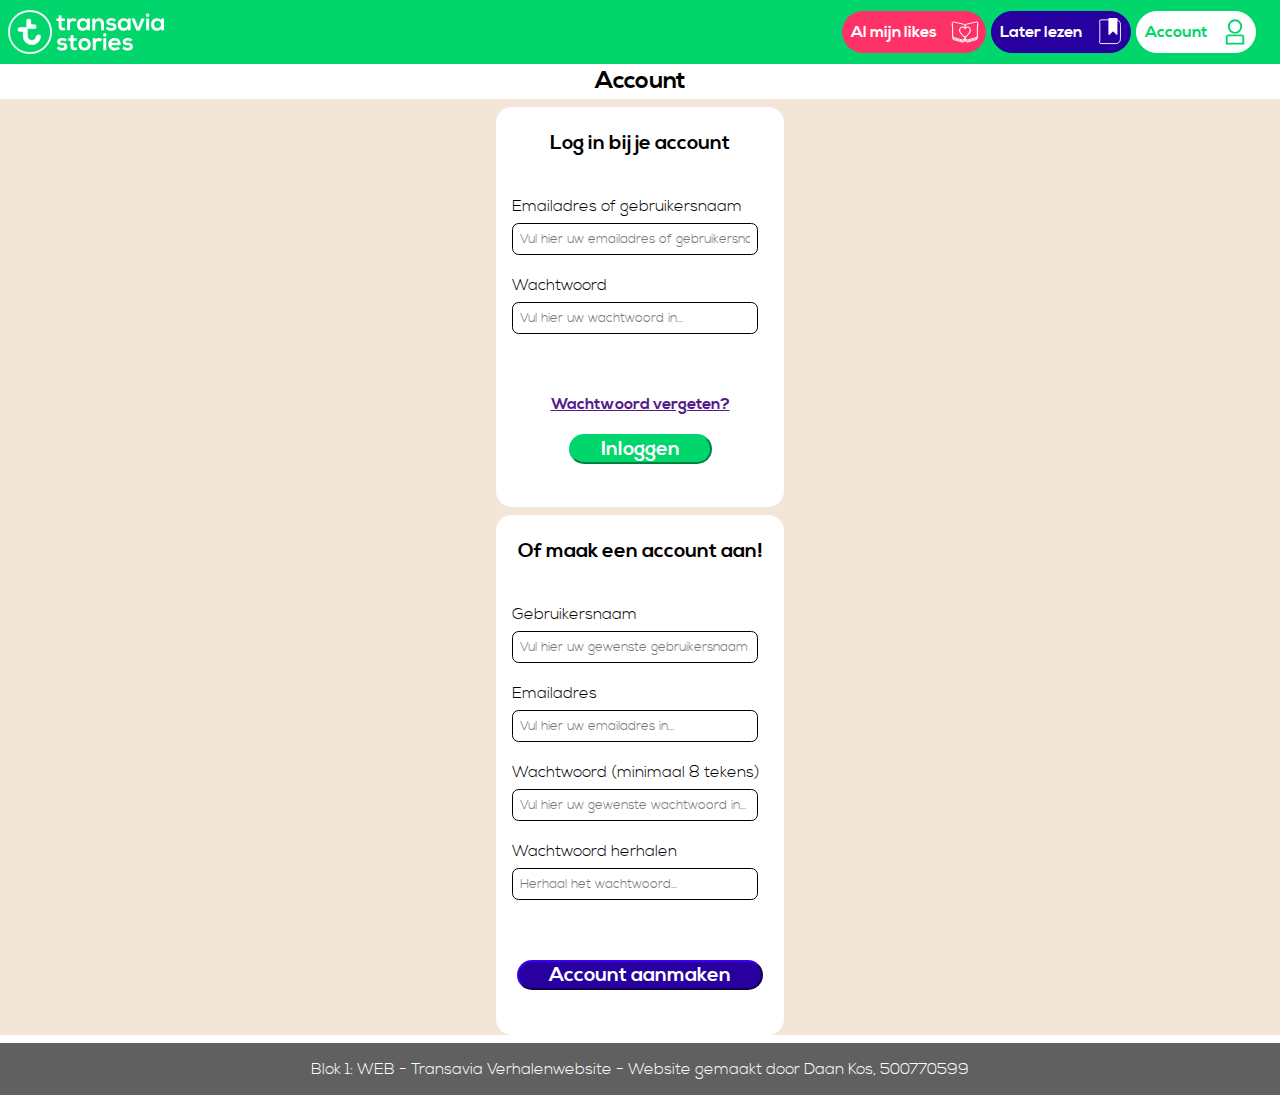
<file: account.html>
<!DOCTYPE html>
<html lang="nl">

<head>
    <meta charset="UTF-8">
    <title>Account</title>
    <link rel="stylesheet" href="CSS/account.css">
    <meta name="viewport" content="width=device-width, initial-scale=1">
</head>

<body>

<!--S1: Header en navigatie-->
    <header>
        <nav>
            <a href="index.html"><img src="ICONS/logo.svg" alt="Het transavia stories logo"></a>
            <ul>
                <li><a href="almijnlikes.html"><span>Al mijn likes</span><img src="ICONS/alllikes.svg" alt="Navigatie button naar al mijn likes pagina"></a></li>
                <li><a href="laterlezen.html"><span>Later lezen</span><img src="ICONS/allbookmarks.svg" alt="Navigatie button naar later lezen pagina"></a></li>
                <li><a href="account.html"><span>Account</span><img src="ICONS/notloggedin.svg" alt="Navigatie button naar account pagina"></a></li>
            </ul>
        </nav>
    </header>

<!--S2: Account pagina, inlog en aanmaak opties-->
    <main>
        <h1>Account</h1>
        <section>
            <h2>Log in bij je account</h2>
            <form>
                <fieldset>
                    <label> Emailadres of gebruikersnaam
                        <input type="text" required minlength="1" placeholder="Vul hier uw emailadres of gebruikersnaam in...">
                    </label>
                    <label> Wachtwoord
                        <input type="password" required minlength="8" placeholder="Vul hier uw wachtwoord in...">
                    </label>
                </fieldset>
                <a href="">Wachtwoord vergeten?</a>
                <button type="submit">Inloggen</button>
            </form>
        </section>

        <section>
            <h2>Of maak een account aan!</h2>
            <form>
                <fieldset>
                    <label> Gebruikersnaam
                        <input type="text" required placeholder="Vul hier uw gewenste gebruikersnaam in...">
                    </label>
                    <label> Emailadres
                        <input type="email" required placeholder="Vul hier uw emailadres in...">
                    </label>
                    <label> Wachtwoord (minimaal 8 tekens)
                        <input type="password" required minlength="8" placeholder="Vul hier uw gewenste wachtwoord in...">
                    </label>
                    <label> Wachtwoord herhalen
                        <input type="password" required minlength="8" placeholder="Herhaal het wachtwoord...">
                    </label>
                </fieldset>
                <button type="submit">Account aanmaken</button>
            </form>
        </section>
    </main>
    
<!--S3: Footer-->   
    <footer>
        <p>Blok 1: WEB - Transavia Verhalenwebsite - Website gemaakt door Daan Kos, 500770599</p>
    </footer>
    
</body>

</html>
</file>
<file: CSS/account.css>
/* Algemene CSS */

@font-face {
    font-family: 'Nexa_Free_Light';
    src: url('../FONTS/Nexa_Free_Light-webfont.woff2') format('woff2'),
        url('../FONTS/Nexa_Free_Light-webfont.woff') format('woff');
    font-weight: normal;
    font-style: normal;
}

@font-face {
    font-family: 'Nexa_Free_Bold';
    src: url('../FONTS/Nexa_Free_Bold-webfont.woff2') format('woff2'),
        url('../FONTS/Nexa_Free_Bold-webfont.woff') format('woff');
    font-weight: bold;
    font-style: normal;
}

/* Algemeen */

a,
h1,
h2,
h3,
button,
legend {
    font-family: Nexa_Free_Bold;
}

form,
input,
p,
label {
    font-family: Nexa_Free_Light;
}

body {
    border: 0;
    margin: 0 auto;
    padding: 0;
}

main {
    background-color: #F3E5D8;
    background-image: url(https://www.transavia.com/nl/-/media/Images/Public/Backgrounds/meet-transavia-1.jpg?h=833&amp;sc=1&amp;w=2000&amp;useCustomFunctions=1&amp;cropX=0&amp;cropY=1&amp;hash=050F8D81632D6832BB1A93936A374E3BFE69C21E);
    background-position: center;
    background-repeat: no-repeat;
    background-size: cover;
    height: 100%;
    padding-top: 4em;
    width: 100%;
}

h1 {
    background-color: #FFFFFF;
    font-size: 1.5em;
    margin: 0 auto;
    padding-bottom: .1em;
    padding-top: .1em;
    text-align: center;
}

html {
    height: 100%;
}

/* Einde algemene CSS */



/* S1: Alles over header / navigatie */

header {
    align-content: flex-end;
    background-color: #00D66C;
    border: none;
    display: flex;
    height: 4em;
    position: fixed;
    width: 100%;
    z-index: 3;
}


header nav {
    display: flex;
    justify-content: space-between;
    margin-right: 1.5em;
    width: 100%;
}

header nav > a:first-of-type {
    align-items: center;
    display: flex;
}

header nav > a:first-of-type:focus {
    background-color: #1E9162;
    outline: none;
}

header nav > a:first-child img {
    height: 2.75em;
    margin-left: .5em;
    margin-right: .5em;
}

nav ul {
    align-items: center;
    display: flex;
    justify-content: flex-end;
    padding: 0;
    width: 40%;
}

header ul li {
    list-style: none;
    margin-left: .3em;
}

header ul li a {
    align-items: center;
    color: #202020;
    display: flex;
    font-size: 1em;
    text-decoration: none;
}

header ul li a:focus {
    outline: 2px solid #000000;
}

header ul li a img {
    height: 2.5em;
}

header ul li span {
    display: none;
    margin: 0 .5em;
}

/* Einde S1 */



/* S2: Alles over de inlog en aanmaak opties */

button {
    border-radius: 10em;
    color: #FFFFFF;
    display: block;
    font-size: 1.25em;
    height: 1.5em;
    margin: 1em auto;
    padding-left: 1.5em;
    padding-right: 1.5em;
}

section {
    background-color: #FFFFFF;
    border-radius: 1em;
    box-sizing: border-box;
    display: block;
    margin: 0.5em auto;
    padding: .5em;
    width: 18em;
}

section:first-of-type {
    height: 25em;
}

section:last-of-type {
    height: 32.5em;
}

section h2 {
    font-size: 1.25em;
    text-align: center;
}

form input {
    border: 1px solid black;
    border-radius: .5em;
    display: block;
    margin: .5em 0 1.5em 0;
    padding: .5em .5em;
    width: 90%;
}

form a {
    display: block;
    text-align: center;
}

form a:focus {
    color: #1E9162;
    outline: none;
    transform: scale(1.1);
    transition: .25s;
    transition-timing-function: ease-in-out;
}

form input:focus {
    border: 3px solid #000000;
    height: 1.5em;
    outline: none;
    transition: .25s;
    transition-timing-function: ease-in-out;
}

section:first-of-type button:focus {
    background-color: #1E9162;
    border-color: #1E9162;
    transform: scale(1.1);
    transition: .25s;
    transition-timing-function: ease-in-out;
}

section:last-of-type button:focus {
    background-color: #130147;
    border-color: #130147;
    transform: scale(1.1);
    transition: .25s;
    transition-timing-function: ease-in-out;
}

fieldset {
    border: none;
    border-radius: 1em;
    margin: 1.5em 0;
    padding: 1em .5em 1em .5em;
    position: relative;
}

section:first-of-type fieldset:valid {
    background-color: #00D66C;
    background-color: rgba(0, 214, 108, .25);
    transition: .25s;
    transition-timing-function: ease-in-out;
}

section:last-of-type fieldset:valid {
    background-color: #2800A0;
    background-color: rgba(40, 0, 160, .25);
    transition: .25s;
    transition-timing-function: ease-in-out;
}

section:first-of-type button {
    background-color: #00D66C;
    border-color: #00D66C;
}

section:first-of-type input:valid {
    border-color: #00D66C;
    border-style: solid;
}

section:last-of-type input:valid {
    border-color: #2800A0;
    border-style: solid;
}

section:last-of-type button {
    background-color: #2800A0;
    border-color: #2800A0;
}

/* Einde S2 */



/* S3: Footer */

footer {
    align-items: center;
    background-color: #606060;
    display: flex;
    justify-content: center;
    width: 100%;
}

footer p {
    color: #FFFFFF;
    text-align: center;
}

/* Einde S3 */



/* CSS uitzonderingen vanaf tablet formaat (40em)  */

@media screen and (min-width: 40em) {

    /* S1: Alles over header / navigatie */
    
    nav ul {
        width: 100%;
    }

    header ul li span {
        display: block;
        font-size: 1em;
    }

    header ul li a {
        border-radius: 5em;
        display: flex;
    }

    header ul li:nth-child(1) a {
        background-color: #FF3268;
        border: solid .1em #FF3268;
        color: #FFFFFF;
    }

    header ul li:nth-child(2) a {
        background-color: #2800A0;
        border: solid .1em #2800A0;
        color: #FFFFFF;
    }

    header ul li:nth-child(3) a {
        background-color: #FFFFFF;
        border: solid .1em #FFFFFF;
        color: #00D66C;
    }
    
    /* Einde S1 */
}

/* Einde CSS uitzonderingen vanaf tablet formaat */
</file>
